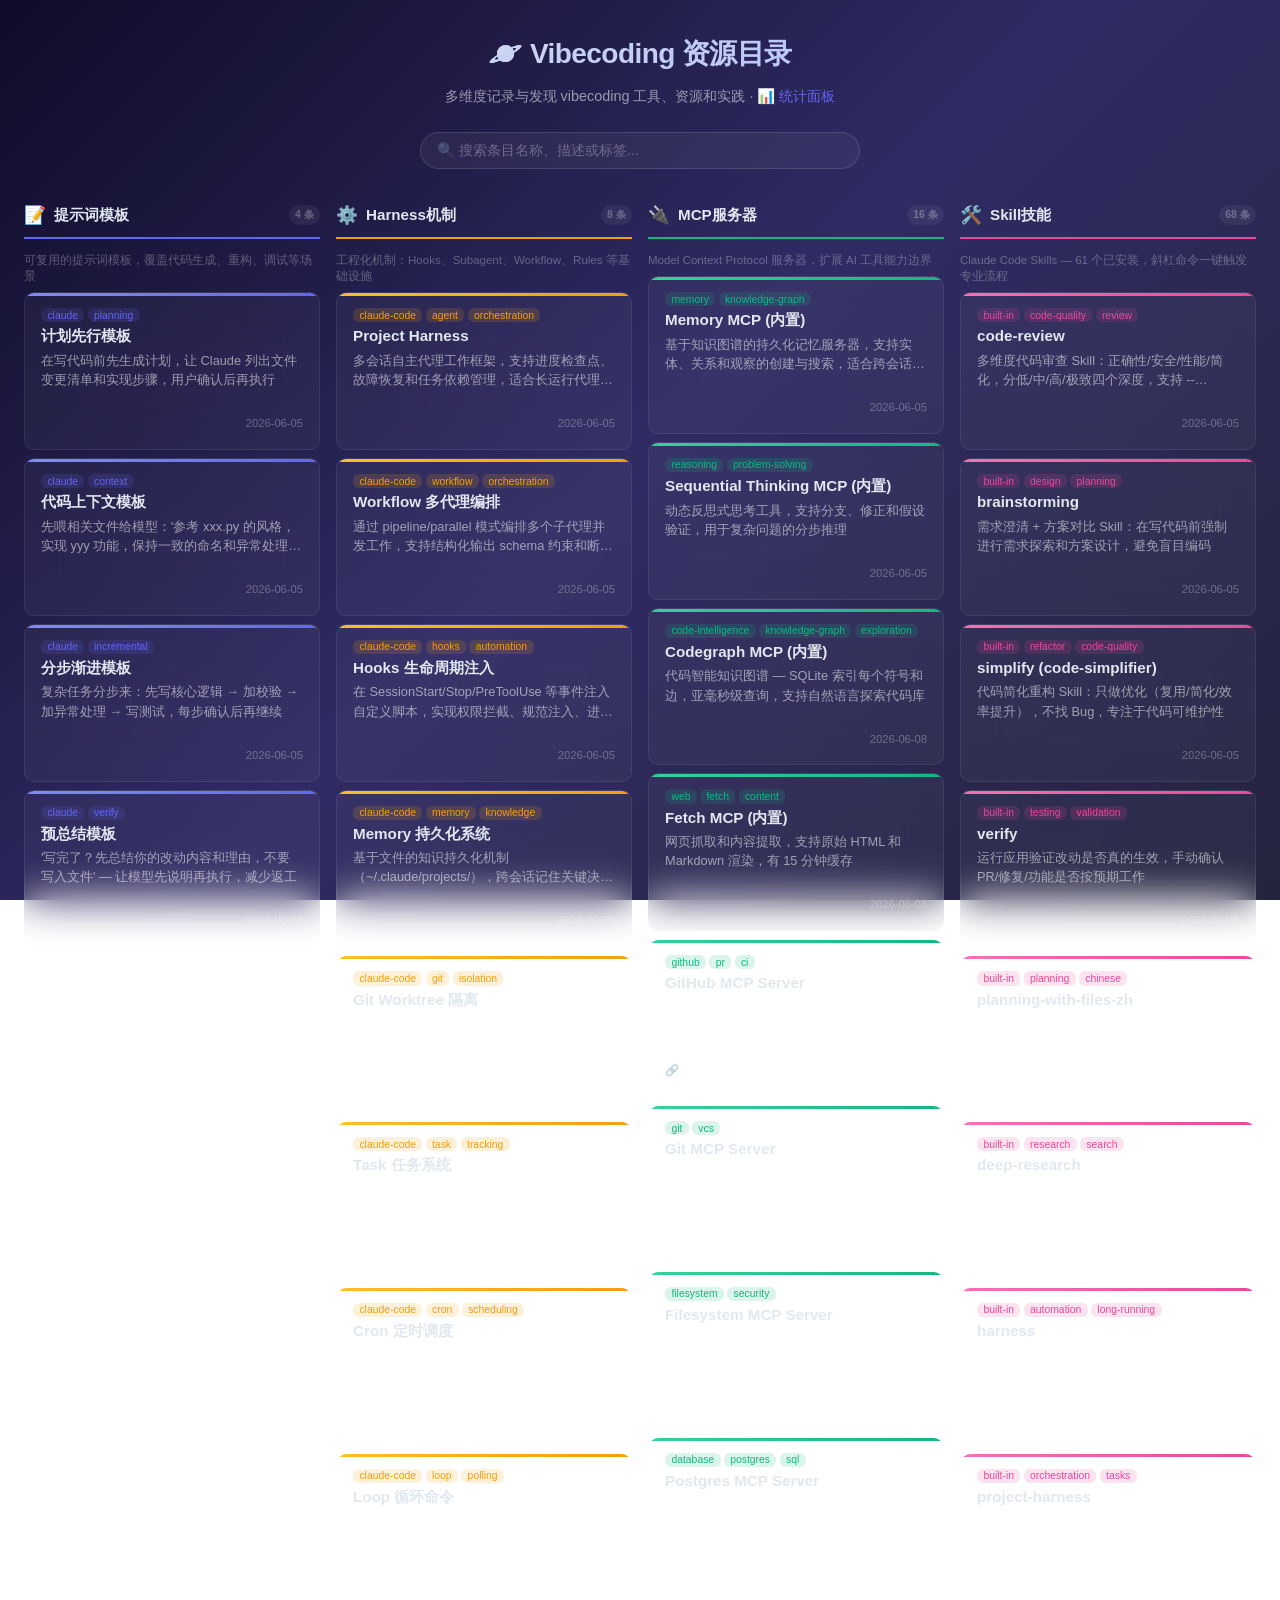
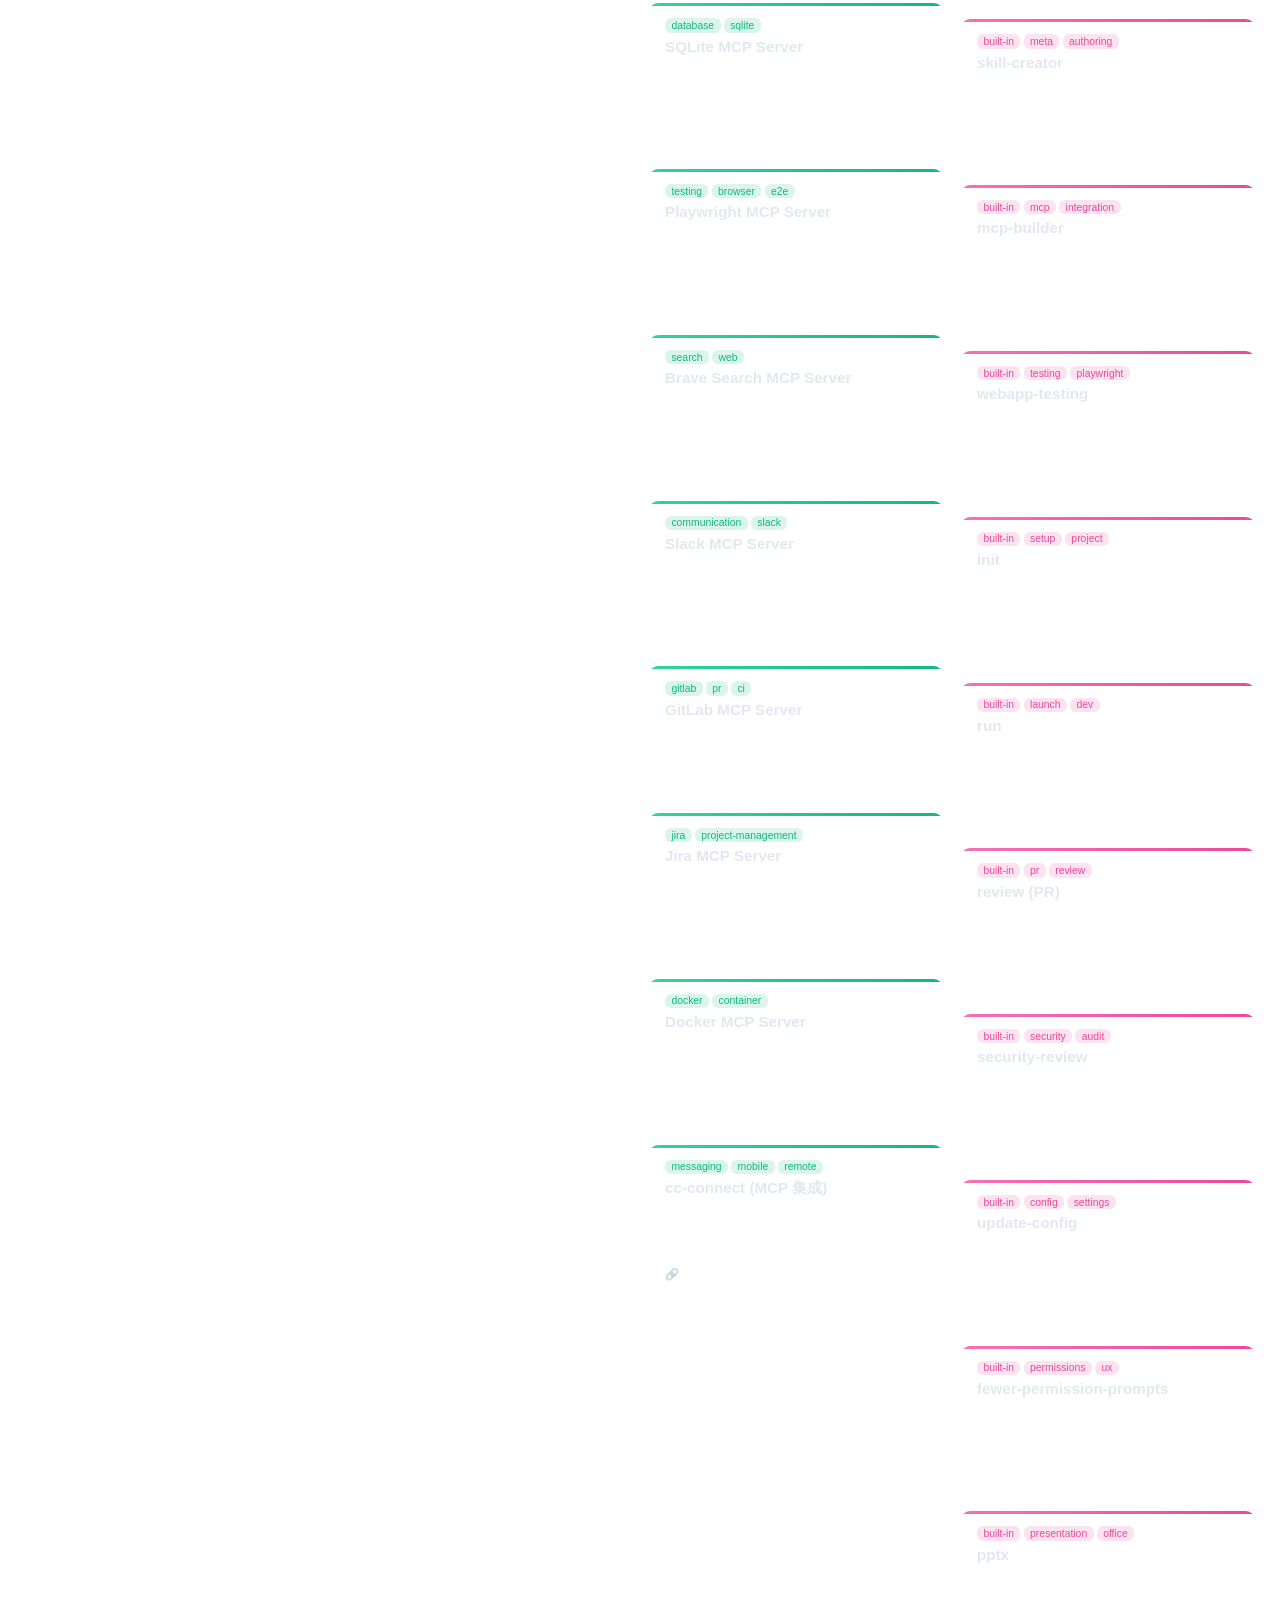
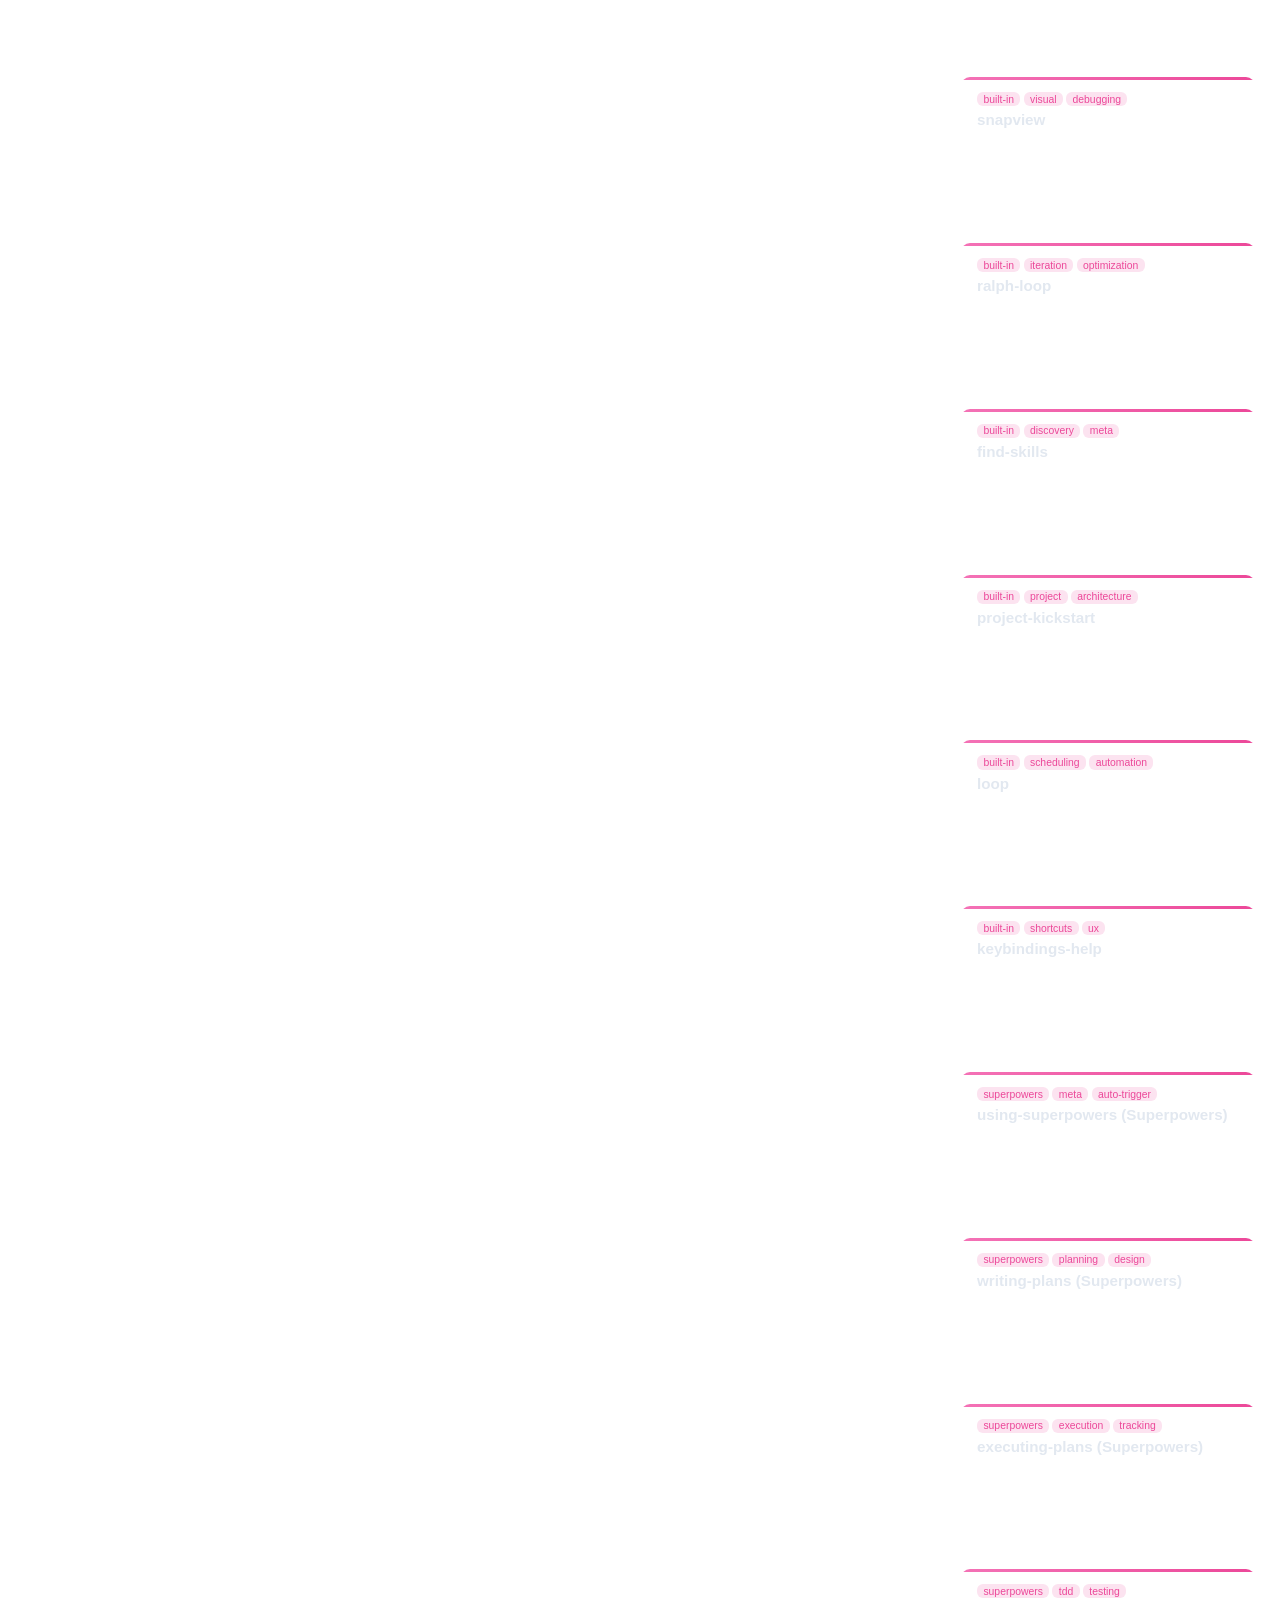
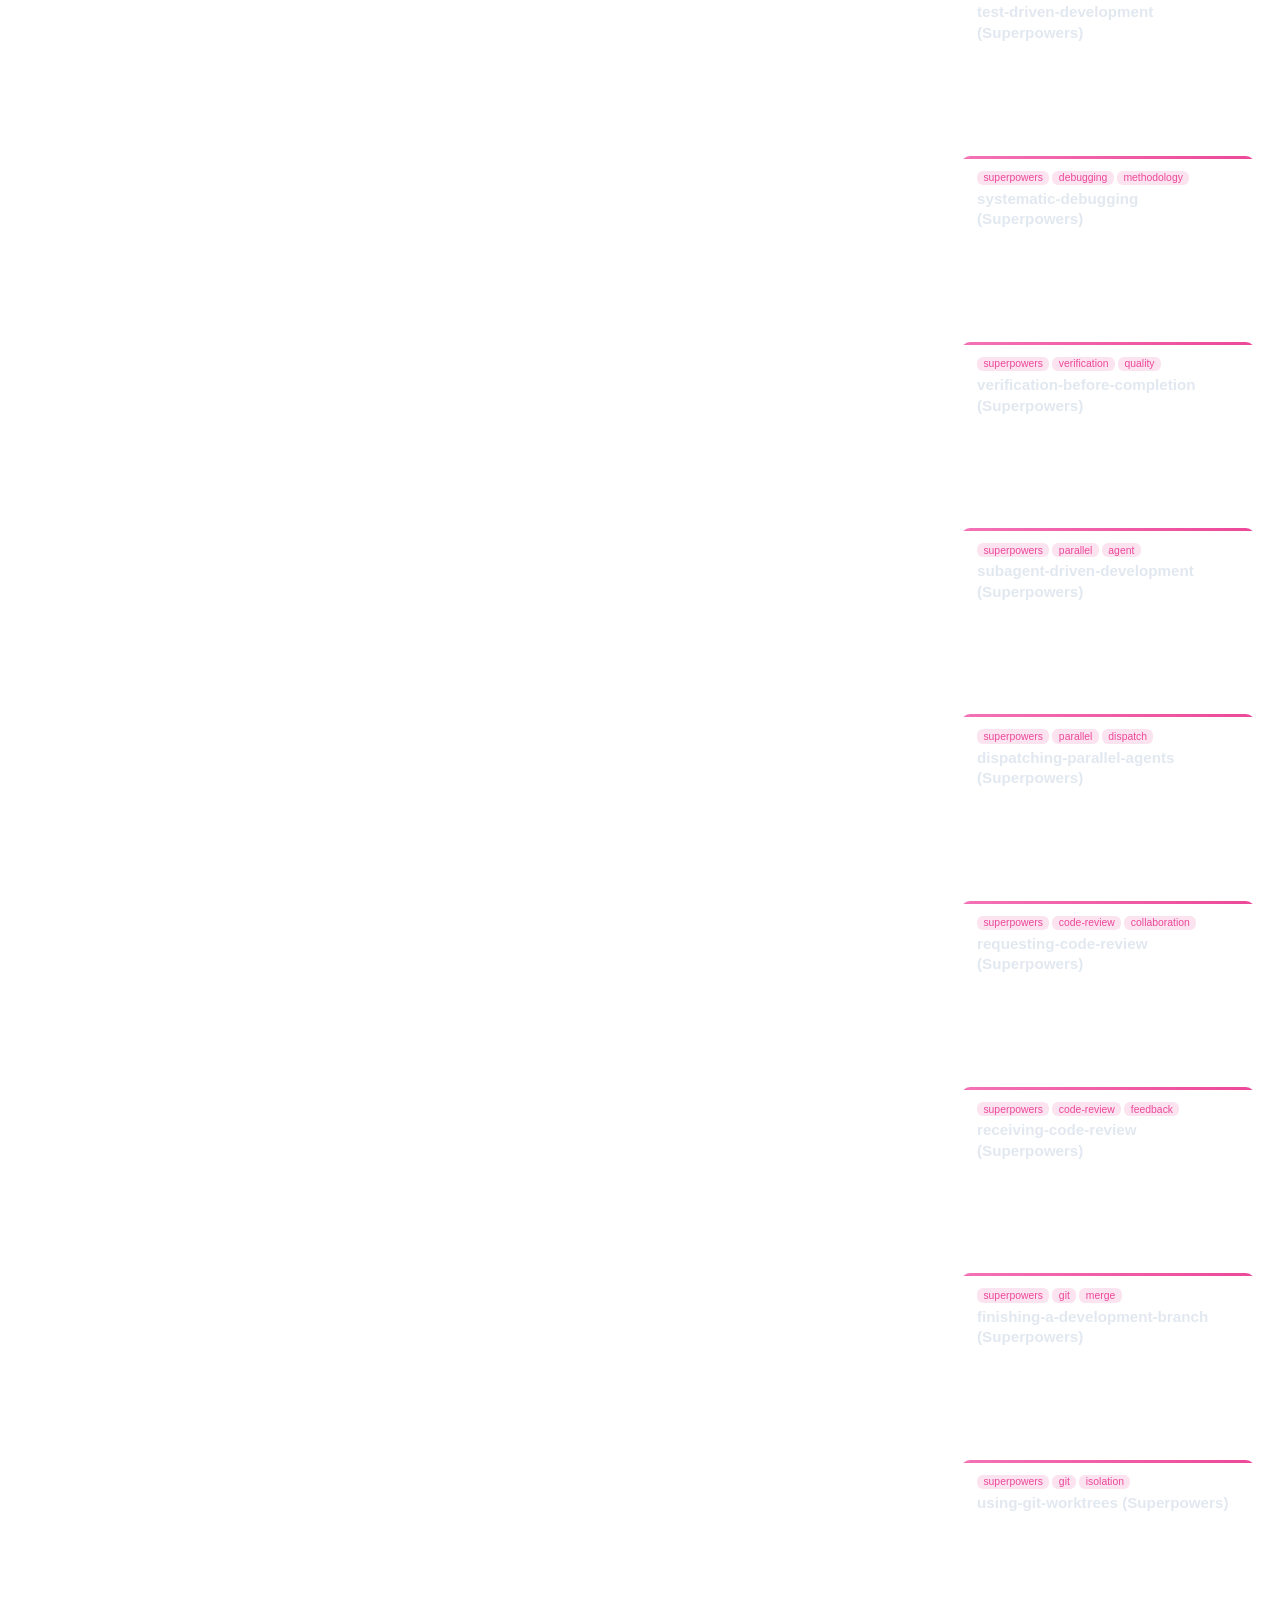
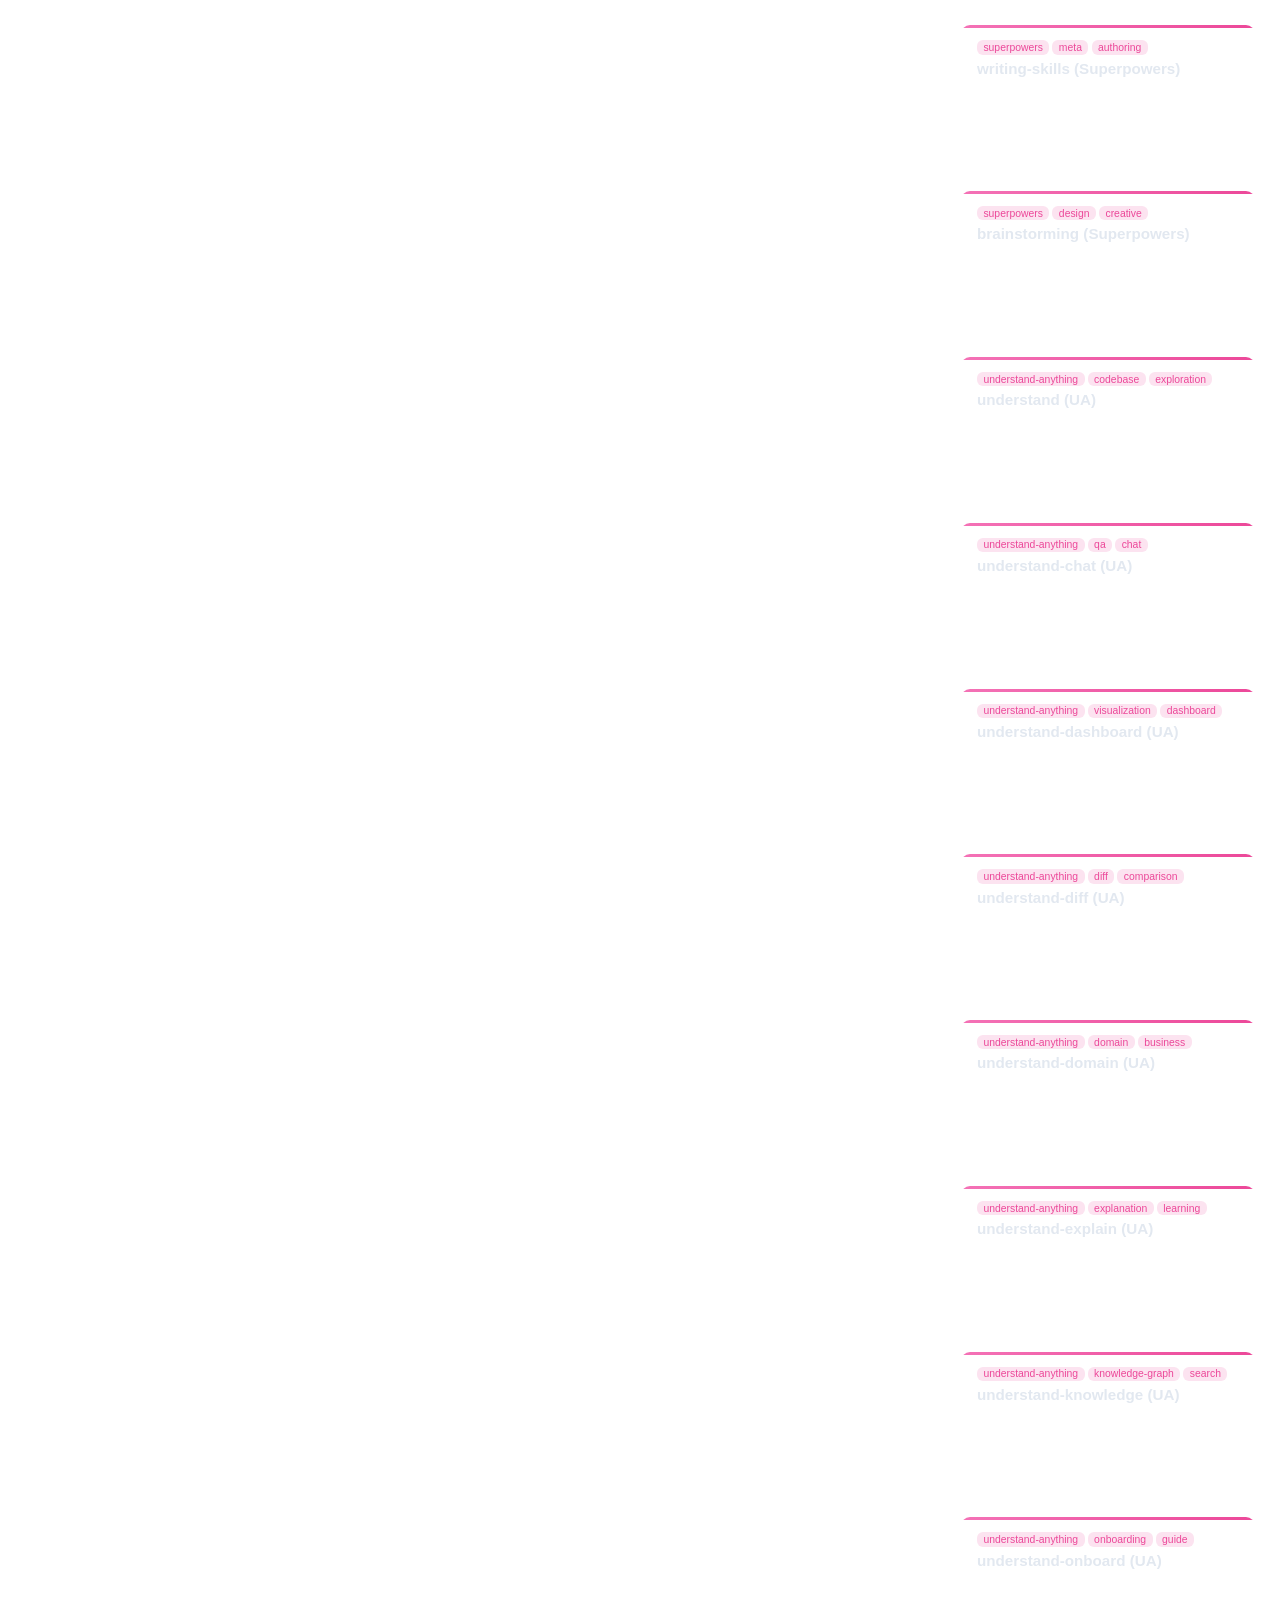
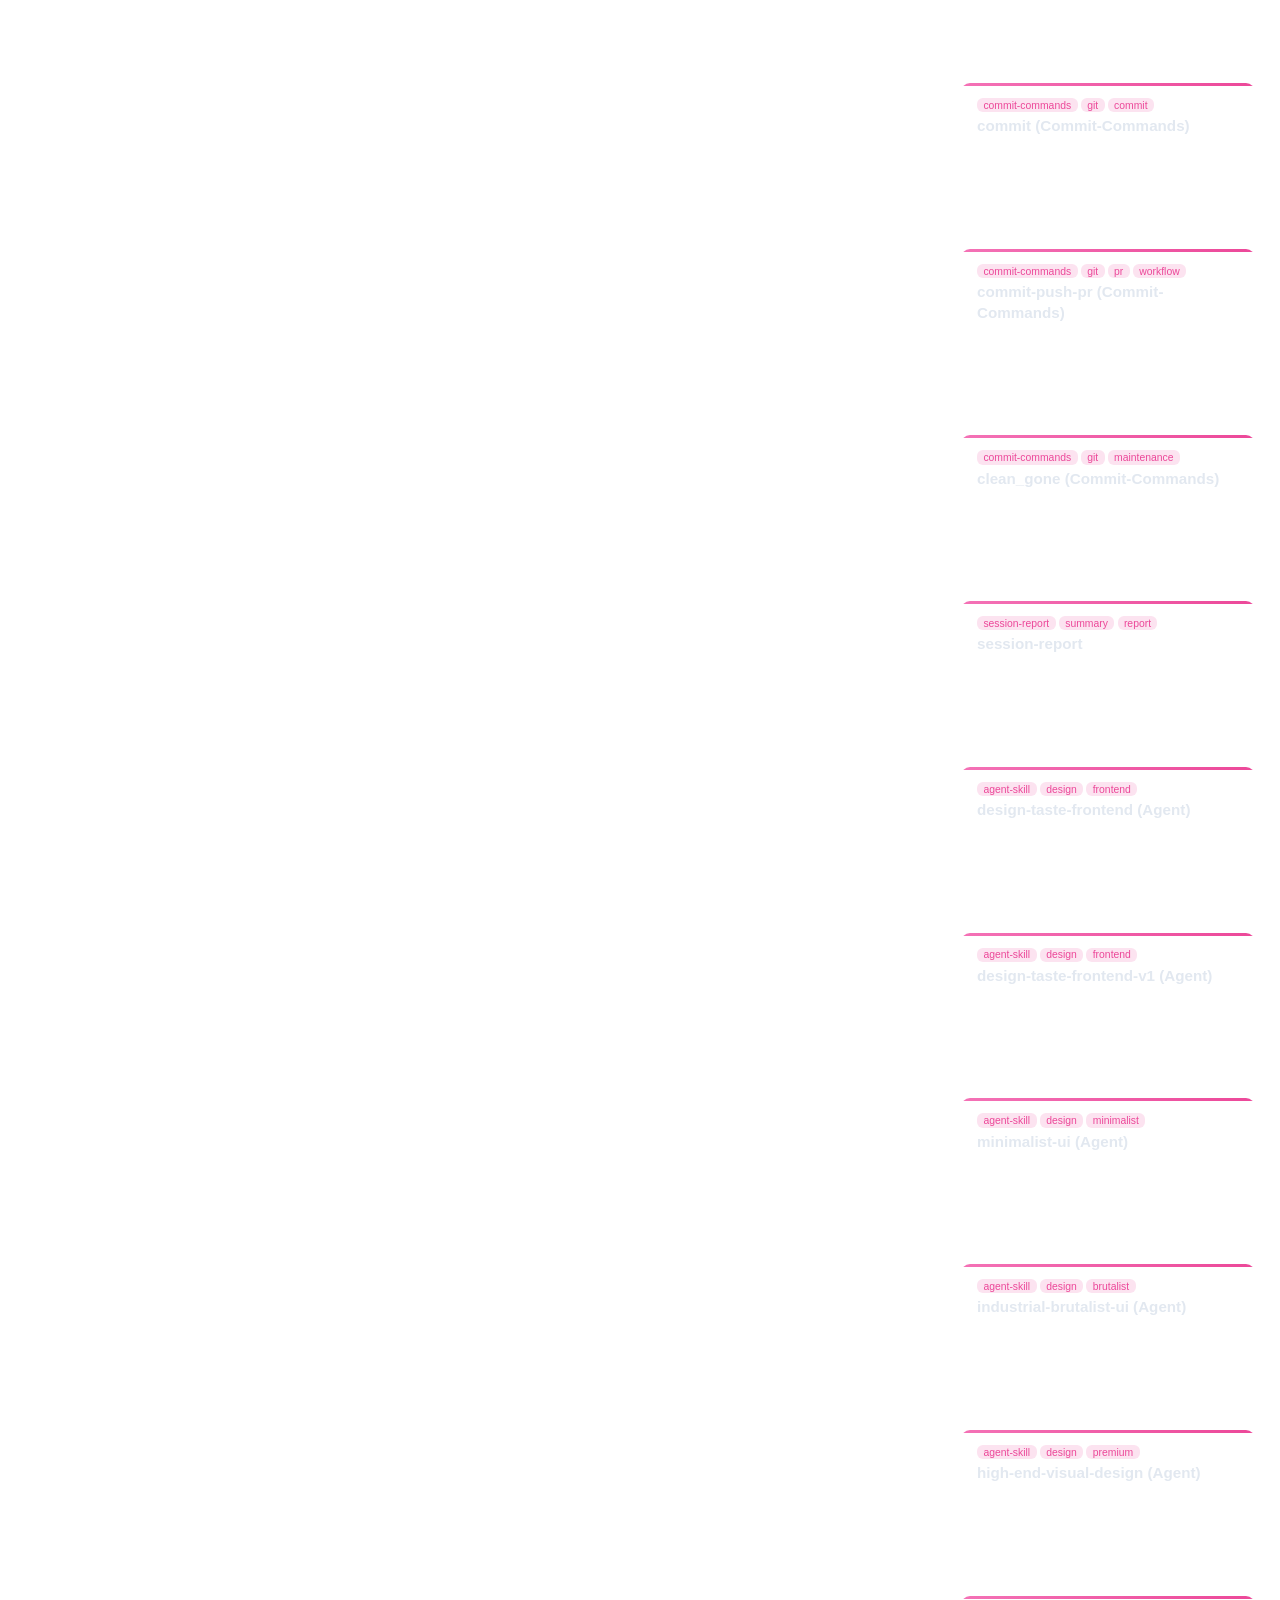
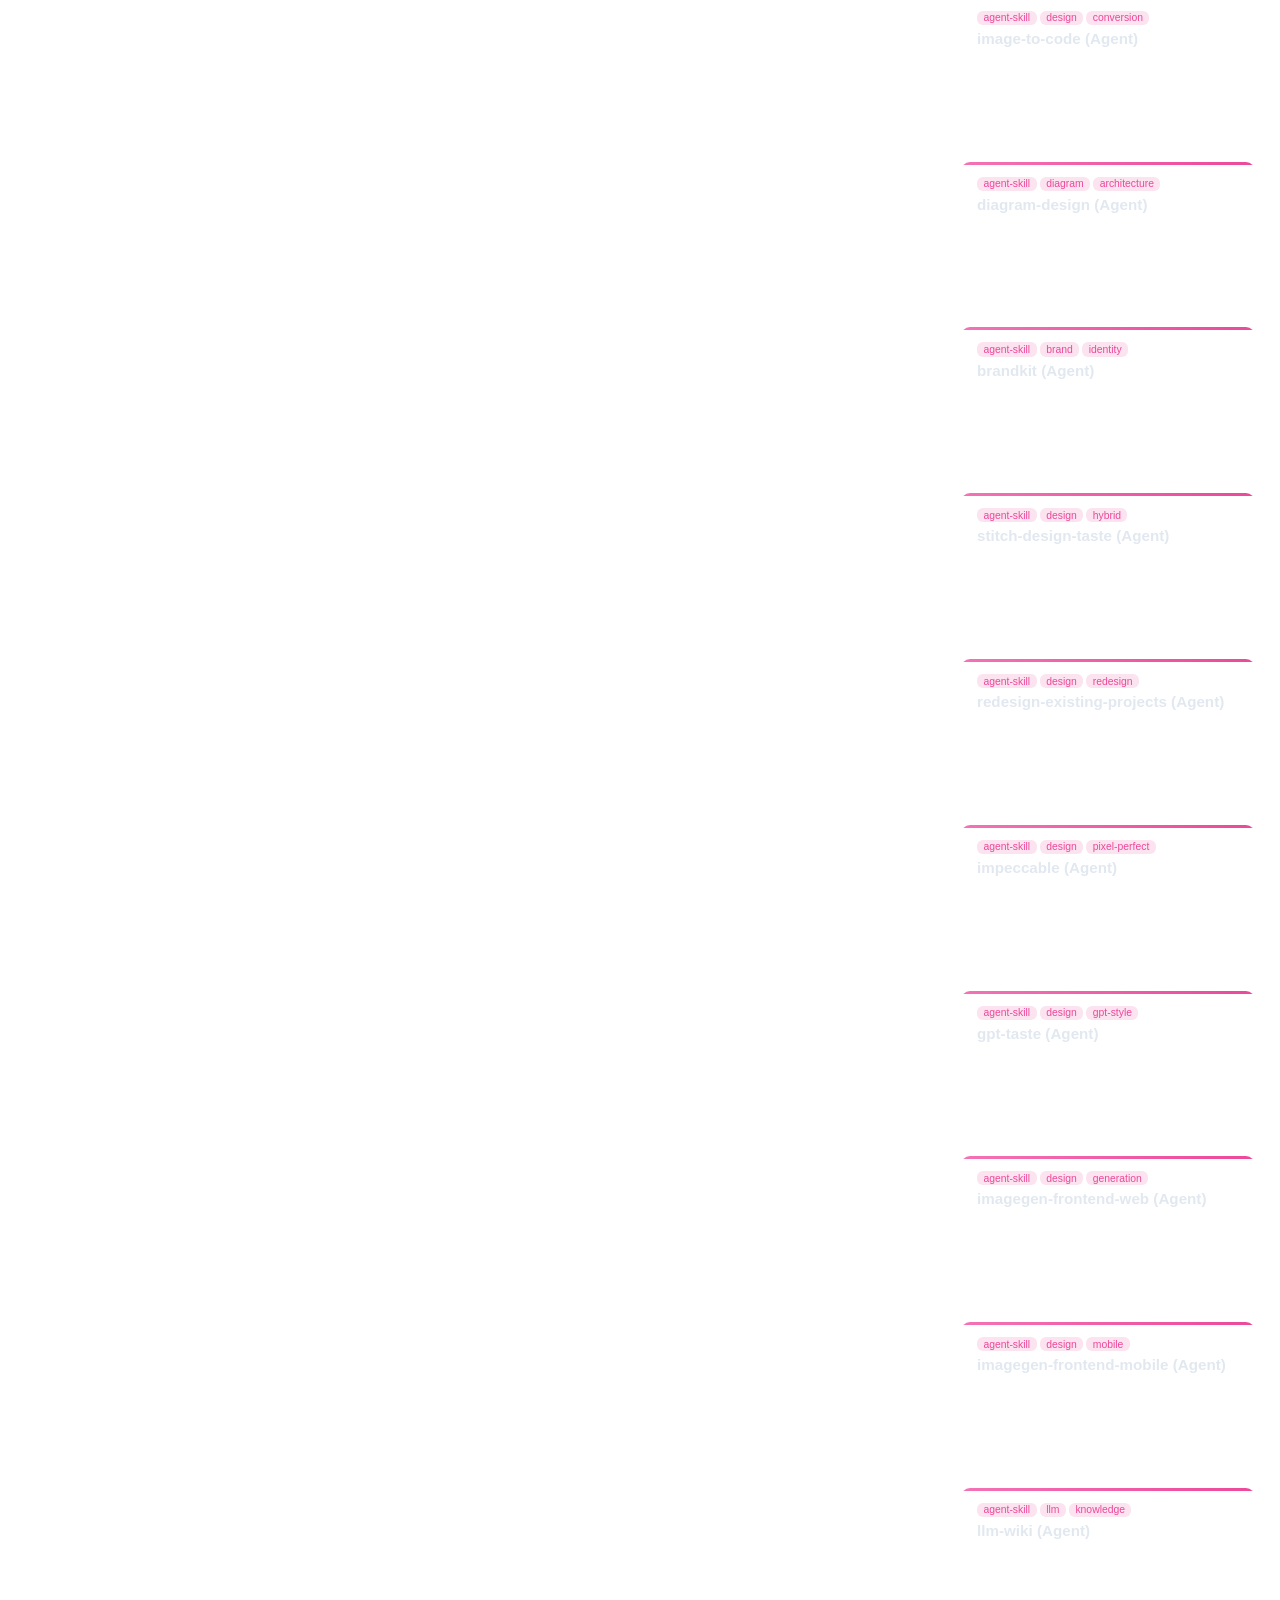
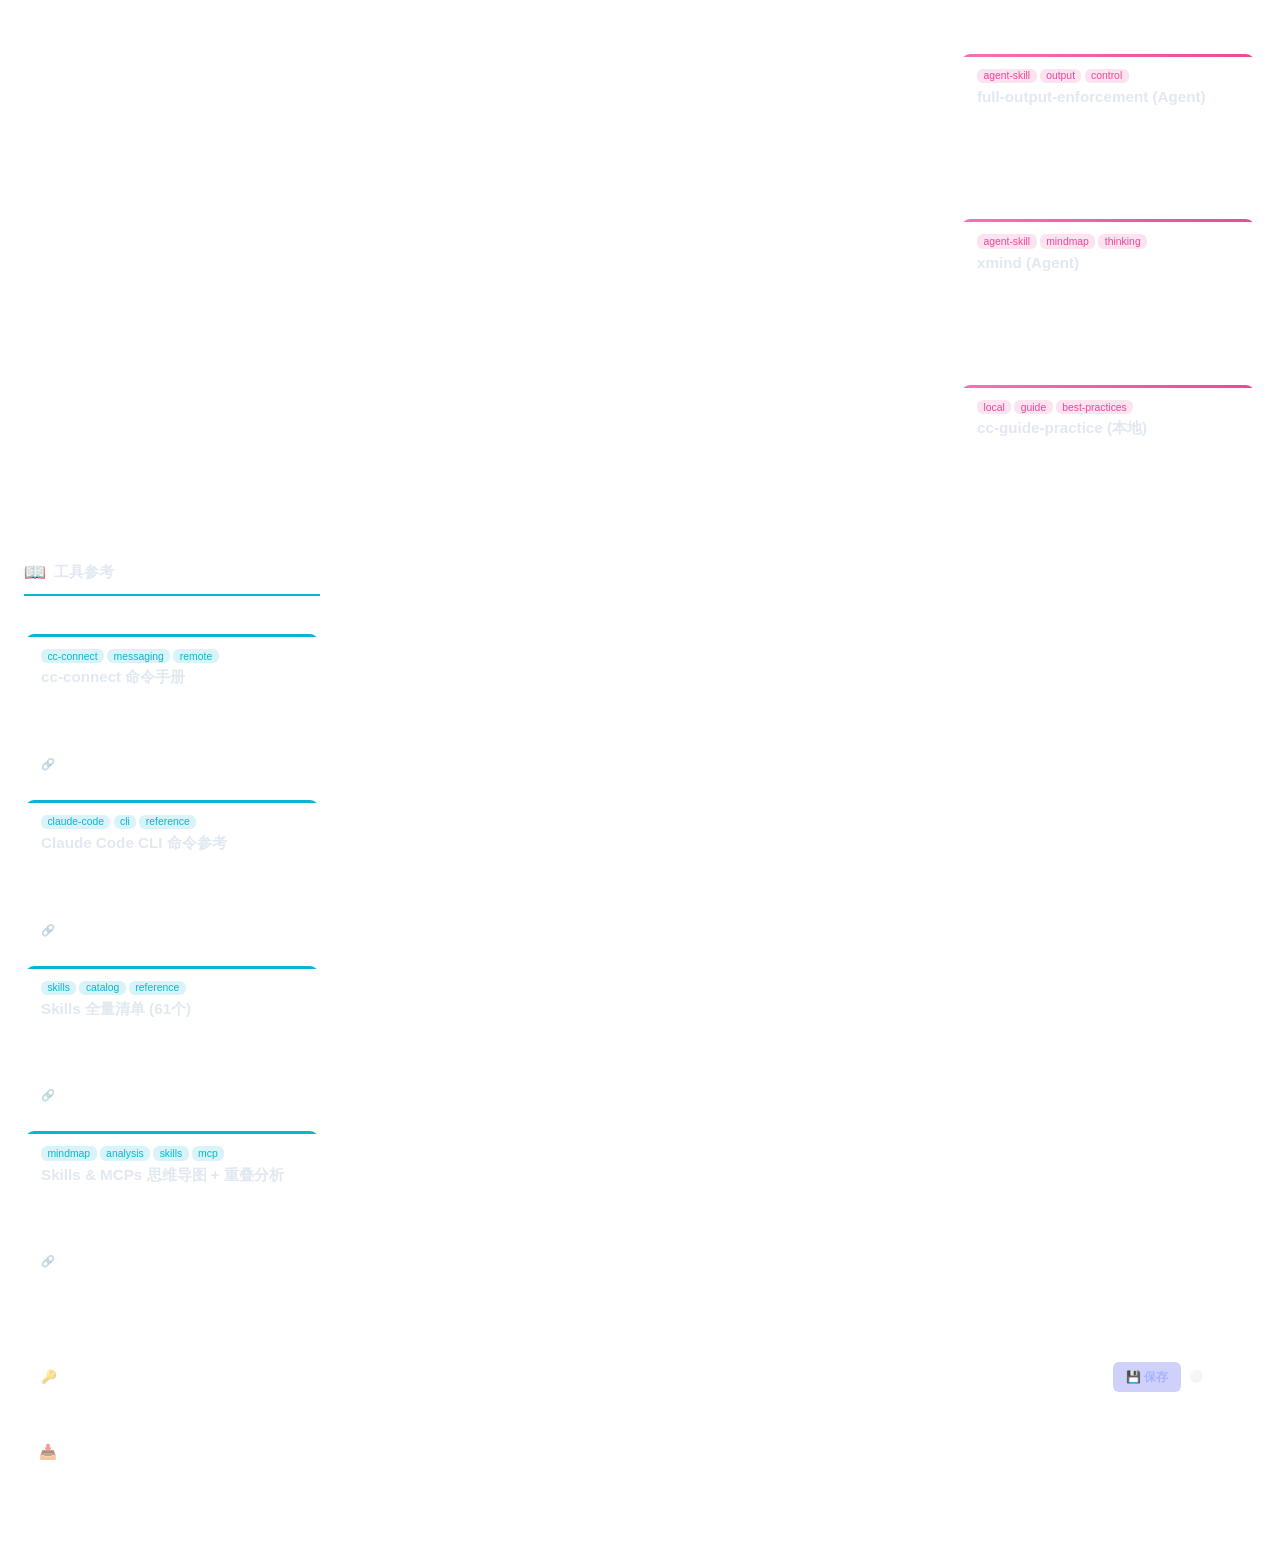
<file: index.html>
<!DOCTYPE html>
<html lang="zh-CN">
<head>
  <meta charset="UTF-8">
  <meta name="viewport" content="width=device-width, initial-scale=1.0">
  <title>Vibecoding 资源目录</title>
  <link rel="stylesheet" href="css/style.css">
</head>
<body>
  <div class="toast-container" id="toastContainer"></div>

  <header class="header">
    <h1 class="header__title">🪐 Vibecoding 资源目录</h1>
    <p class="header__subtitle">多维度记录与发现 vibecoding 工具、资源和实践 · <a href="stats.html" style="color:var(--accent,#6366f1);">📊 统计面板</a></p>
    <div class="header__search">
      <input
        type="text"
        id="searchInput"
        class="search-input"
        placeholder="🔍 搜索条目名称、描述或标签..."
        autocomplete="off"
      >
    </div>
  </header>

  <nav id="categoryNav" class="category-nav" aria-label="分类导航"></nav>

  <main id="mainContent" class="main-content">
    <div class="loading" id="loadingState">
      <p>加载中...</p>
    </div>
    <div class="error" id="errorState" hidden>
      <p>⚠️ 无法加载数据，请确认 <code>data/catalog.json</code> 文件存在且格式正确。</p>
    </div>
  </main>

  <footer class="footer">
    <!-- Token 配置 -->
    <div class="settings-row" id="settingsRow">
      <span class="settings-row__label">🔑 Token</span>
      <input type="password" id="githubToken" class="settings-row__input"
             placeholder="ghp_... 或 github_pat_...（仅存本地浏览器）">
      <button class="settings-row__btn settings-row__btn--save" id="saveTokenBtn">💾 保存</button>
      <button class="settings-row__btn settings-row__btn--clear" id="clearTokenBtn" hidden>清除</button>
      <span style="font-size:0.7rem;color:var(--text-muted);white-space:nowrap;" id="tokenStatus">⚪ 未配置</span>
    </div>

    <details class="add-entry" id="addEntrySection">
      <summary class="add-entry__summary">📥 添加 / 编辑条目</summary>
      <div class="add-entry__body">
        <p class="add-entry__hint">
          填写后点"保存"，直接通过 GitHub API 提交到
          <code>data/catalog.json</code>，几秒后自动部署。
        </p>
        <p class="entry-form__mode-row">
          <span class="entry-form__mode-indicator entry-form__mode-indicator--add" id="formMode">➕ 新增模式</span>
        </p>
        <form id="entryForm" class="entry-form" autocomplete="off">
          <div class="entry-form__row">
            <label class="entry-form__label">
              分类
              <select id="formCategory" class="entry-form__select" required>
                <option value="">-- 选择分类 --</option>
              </select>
            </label>
            <label class="entry-form__label">
              名称
              <input type="text" id="formName" class="entry-form__input" placeholder="条目名称" required>
            </label>
          </div>
          <div class="entry-form__row">
            <label class="entry-form__label entry-form__label--wide">
              描述
              <input type="text" id="formDesc" class="entry-form__input" placeholder="1-2 句话描述它的用途和为什么好用" required>
            </label>
          </div>
          <div class="entry-form__row">
            <label class="entry-form__label">
              URL（可选）
              <input type="url" id="formUrl" class="entry-form__input" placeholder="https://...">
            </label>
            <label class="entry-form__label">
              标签（可选，逗号分隔）
              <input type="text" id="formTags" class="entry-form__input" placeholder="claude, code-generation">
            </label>
          </div>
          <div style="display:flex;gap:0.5rem;align-items:center;">
            <button type="submit" class="entry-form__btn" id="submitBtn">💾 保存到 GitHub</button>
            <button type="button" class="entry-form__cancel-btn" id="cancelEditBtn" hidden>取消编辑</button>
            <span style="font-size:0.75rem;color:var(--text-muted);" id="saveHint"></span>
          </div>
        </form>
        <p class="add-entry__steps">
          💡 需要先在顶部配置 GitHub Token 才能直接保存。
        </p>
      </div>
    </details>
    <p class="footer__meta">
      最后更新：<span id="lastUpdated">--</span>
    </p>
  </footer>

  <script src="js/app.js"></script>
</body>
</html>
</file>
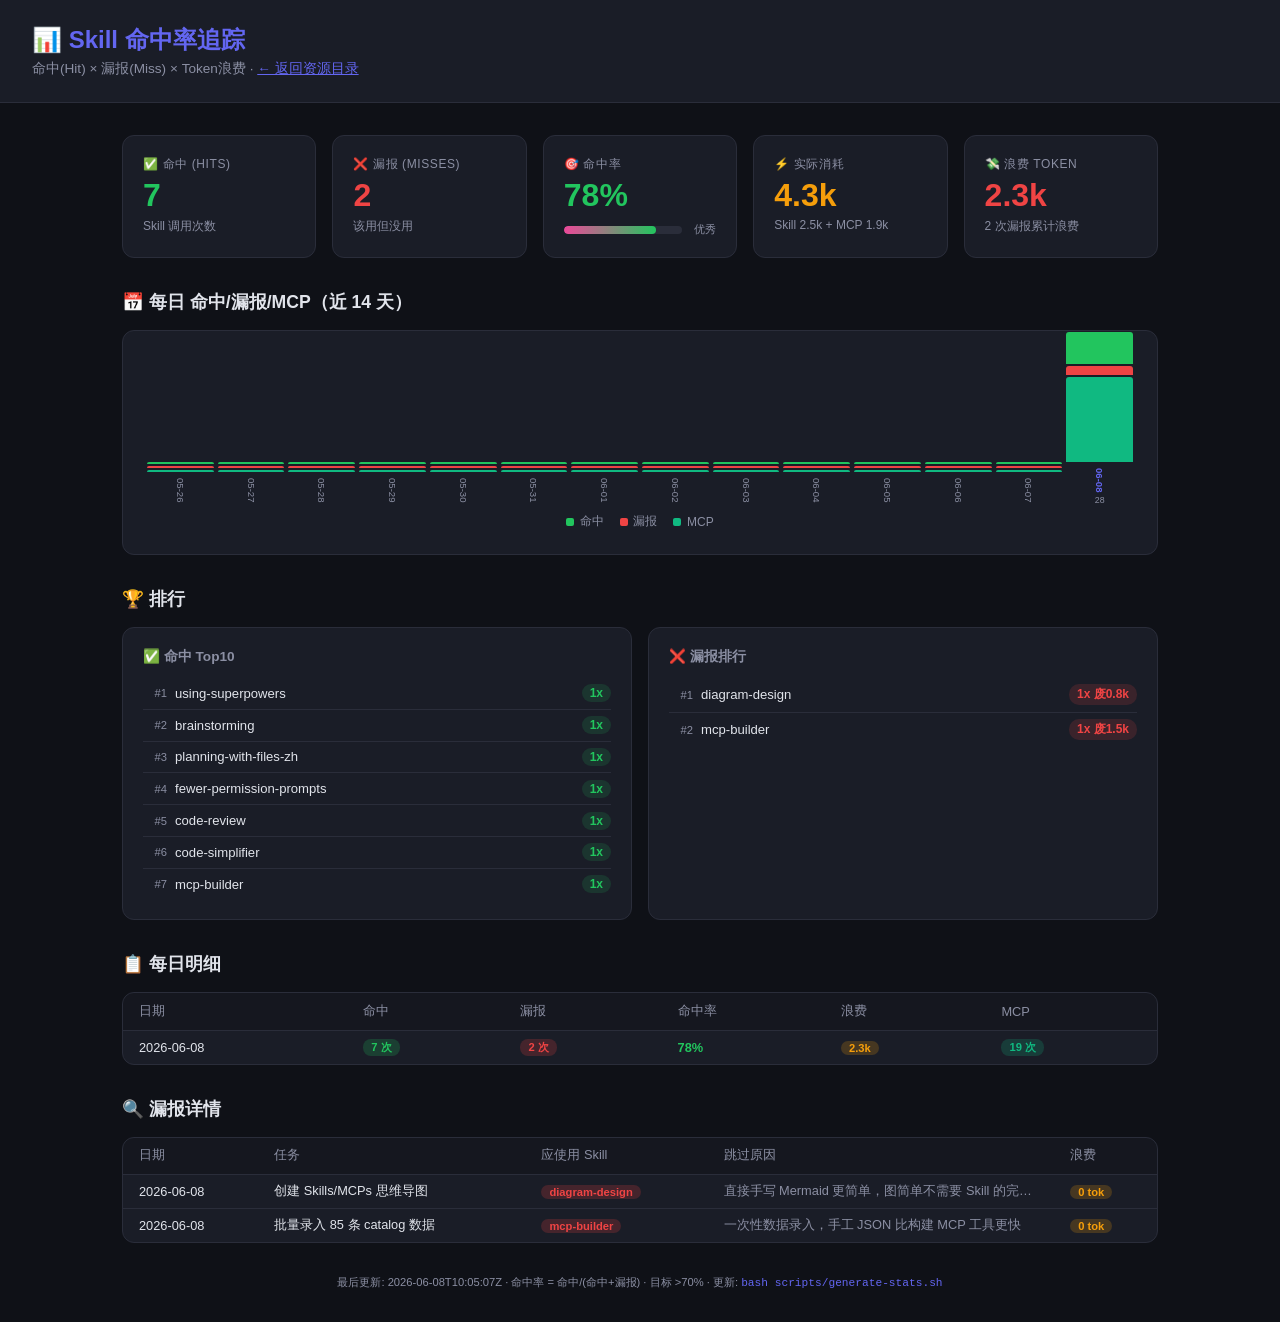
<file: stats.html>
<!DOCTYPE html>
<html lang="zh-CN">
<head>
  <meta charset="UTF-8">
  <meta name="viewport" content="width=device-width, initial-scale=1.0">
  <title>Skill/MCP 命中统计 — AI-architecture</title>
  <style>
    :root {
      --bg: #0f1117; --card: #1a1d27; --border: #2a2d3a;
      --text: #e1e4eb; --muted: #8b8fa3; --accent: #6366f1;
      --skill: #ec4899; --mcp: #10b981; --token: #f59e0b;
      --miss: #ef4444; --hit: #22c55e;
    }
    * { margin:0; padding:0; box-sizing:border-box; }
    body { font-family: -apple-system, BlinkMacSystemFont, 'Segoe UI', sans-serif;
           background: var(--bg); color: var(--text); min-height: 100vh; }
    .header { background: var(--card); border-bottom: 1px solid var(--border);
              padding: 1.5rem 2rem; }
    .header h1 { font-size: 1.5rem; color: var(--accent); }
    .header p { color: var(--muted); margin-top: 0.25rem; font-size: 0.85rem; }
    .container { max-width: 1100px; margin: 0 auto; padding: 2rem; }

    /* Summary Cards */
    .summary { display: grid; grid-template-columns: repeat(5, 1fr); gap: 1rem; margin-bottom: 2rem; }
    .card { background: var(--card); border: 1px solid var(--border); border-radius: 12px; padding: 1.25rem; }
    .card__label { font-size: 0.75rem; color: var(--muted); text-transform: uppercase; letter-spacing: 0.05em; }
    .card__value { font-size: 2rem; font-weight: 700; margin-top: 0.25rem; }
    .card__sub { font-size: 0.75rem; color: var(--muted); margin-top: 0.25rem; }
    .card--hit .card__value { color: var(--hit); }
    .card--miss .card__value { color: var(--miss); }
    .card--rate .card__value { color: var(--accent); }
    .card--token .card__value { color: var(--token); }
    .card--waste .card__value { color: var(--miss); }

    /* Hit rate gauge */
    .gauge-wrap { display:flex; align-items:center; gap:0.75rem; margin-top:0.5rem; }
    .gauge { flex:1; height:8px; background:var(--border); border-radius:4px; overflow:hidden; }
    .gauge__fill { height:100%; border-radius:4px; transition:width 0.5s; }
    .gauge__fill--good { background:linear-gradient(90deg, var(--skill), var(--hit)); }
    .gauge__fill--bad { background:linear-gradient(90deg, var(--miss), var(--token)); }
    .gauge__label { font-size:0.7rem; color:var(--muted); white-space:nowrap; }

    /* Section */
    .section { margin-bottom: 2rem; }
    .section h2 { font-size: 1.1rem; margin-bottom: 1rem; }

    /* Bar Chart */
    .chart { background: var(--card); border: 1px solid var(--border); border-radius: 12px; padding: 1.5rem; }
    .bar-group { display: flex; align-items: flex-end; gap: 0.25rem; height: 150px; margin-bottom: 0.5rem; }
    .bar-col { flex:1; display:flex; flex-direction:column; align-items:center; gap:2px; }
    .bar-stack { width:100%; display:flex; flex-direction:column; justify-content:flex-end; gap:2px; }
    .bar { width:100%; border-radius: 3px 3px 0 0; min-height: 2px; transition: height 0.3s; }
    .bar--hit { background: var(--hit); }
    .bar--miss { background: var(--miss); }
    .bar--mcp { background: var(--mcp); }
    .bar-label { font-size:0.6rem; color:var(--muted); writing-mode:vertical-lr; margin-top:4px; }
    .bar-legend { display:flex; gap:1rem; justify-content:center; margin-top:0.5rem; font-size:0.75rem; }
    .bar-legend span { display:flex; align-items:center; gap:0.35rem; color:var(--muted); }
    .dot { width:8px; height:8px; border-radius:2px; display:inline-block; }
    .dot--hit { background:var(--hit); } .dot--miss { background:var(--miss); } .dot--mcp { background:var(--mcp); }

    /* Rank List */
    .rank-list { display:grid; grid-template-columns:1fr 1fr; gap:1rem; }
    .rank { background:var(--card); border:1px solid var(--border); border-radius:12px; padding:1.25rem; }
    .rank h3 { font-size:0.85rem; color:var(--muted); margin-bottom:0.75rem; }
    .rank-item { display:flex; align-items:center; gap:0.5rem; padding:0.4rem 0; border-bottom:1px solid var(--border); }
    .rank-item:last-child { border-bottom:none; }
    .rank-num { font-size:0.7rem; color:var(--muted); width:1.5rem; text-align:right; }
    .rank-name { flex:1; font-size:0.82rem; overflow:hidden; text-overflow:ellipsis; white-space:nowrap; }
    .rank-count { font-size:0.75rem; font-weight:600; padding:2px 8px; border-radius:10px; }
    .r-hit { background:rgba(34,197,94,0.15); color:var(--hit); }
    .r-miss { background:rgba(239,68,68,0.15); color:var(--miss); }
    .r-mcp { background:rgba(16,185,129,0.15); color:var(--mcp); }

    /* Miss Details */
    .miss-list { background:var(--card); border:1px solid var(--border); border-radius:12px; overflow:hidden; }
    .miss-list table { width:100%; border-collapse:collapse; font-size:0.8rem; }
    .miss-list th { text-align:left; padding:0.6rem 1rem; color:var(--muted); font-weight:500;
                    background:rgba(0,0,0,0.2); border-bottom:1px solid var(--border); }
    .miss-list td { padding:0.5rem 1rem; border-bottom:1px solid var(--border); }
    .miss-list tr:last-child td { border-bottom:none; }
    .badge { display:inline-block; padding:1px 8px; border-radius:8px; font-size:0.7rem; font-weight:600; }
    .badge--hit { background:rgba(34,197,94,0.2); color:var(--hit); }
    .badge--miss { background:rgba(239,68,68,0.2); color:var(--miss); }
    .badge--mcp { background:rgba(16,185,129,0.2); color:var(--mcp); }
    .badge--waste { background:rgba(245,158,11,0.2); color:var(--token); }

    .no-data { color:var(--muted); text-align:center; padding:3rem; }
    .updated { font-size:0.7rem; color:var(--muted); text-align:center; margin-top:2rem; }

    @media (max-width:768px) {
      .summary { grid-template-columns: repeat(3, 1fr); }
      .rank-list { grid-template-columns: 1fr; }
      .bar-group { height: 100px; }
    }
  </style>
</head>
<body>
  <div class="header">
    <h1>📊 Skill 命中率追踪</h1>
    <p>命中(Hit) × 漏报(Miss) × Token浪费 · <a href="index.html" style="color:var(--accent);">← 返回资源目录</a></p>
  </div>
  <div class="container" id="app">
    <div class="no-data">加载中...</div>
  </div>

  <script>
    (async function() {
      const app = document.getElementById('app');
      let stats;
      try {
        const resp = await fetch('data/stats.json');
        stats = await resp.json();
      } catch(e) {
        app.innerHTML = `<div class="no-data">⚠️ 暂无统计数据。运行: <code style="color:var(--accent);">bash scripts/generate-stats.sh</code></div>`;
        return;
      }

      if (!stats.days || stats.days.length === 0) {
        app.innerHTML = '<div class="no-data">📭 暂无记录</div>';
        return;
      }

      const s = stats.summary;
      const maxVal = Math.max(1, ...stats.days.map(d => d.hits + d.misses + d.mcp_count));
      const barMaxH = 130;

      // Hit rate color
      const rateColor = s.hit_rate >= 70 ? 'var(--hit)' : s.hit_rate >= 40 ? 'var(--token)' : 'var(--miss)';
      const gaugeClass = s.hit_rate >= 50 ? 'good' : 'bad';

      app.innerHTML = `
        <!-- 5 卡片 -->
        <div class="summary">
          <div class="card card--hit">
            <div class="card__label">✅ 命中 (Hits)</div>
            <div class="card__value">${s.total_skills}</div>
            <div class="card__sub">Skill 调用次数</div>
          </div>
          <div class="card card--miss">
            <div class="card__label">❌ 漏报 (Misses)</div>
            <div class="card__value">${s.total_misses}</div>
            <div class="card__sub">该用但没用</div>
          </div>
          <div class="card card--rate">
            <div class="card__label">🎯 命中率</div>
            <div class="card__value" style="color:${rateColor}">${s.hit_rate}%</div>
            <div class="gauge-wrap">
              <div class="gauge"><div class="gauge__fill gauge__fill--${gaugeClass}" style="width:${s.hit_rate}%"></div></div>
              <span class="gauge__label">${s.hit_rate >= 70 ? '优秀' : s.hit_rate >= 40 ? '一般' : '需改进'}</span>
            </div>
          </div>
          <div class="card card--token">
            <div class="card__label">⚡ 实际消耗</div>
            <div class="card__value">${(s.total_estimated_tokens/1000).toFixed(1)}k</div>
            <div class="card__sub">Skill ${(s.skill_tokens/1000).toFixed(1)}k + MCP ${(s.mcp_tokens/1000).toFixed(1)}k</div>
          </div>
          <div class="card card--waste">
            <div class="card__label">💸 浪费 Token</div>
            <div class="card__value">${(s.wasted_tokens/1000).toFixed(1)}k</div>
            <div class="card__sub">${s.total_misses} 次漏报累计浪费</div>
          </div>
        </div>

        <!-- 每日柱状图 -->
        <div class="section">
          <h2>📅 每日 命中/漏报/MCP（近 ${stats.days.length} 天）</h2>
          <div class="chart">
            <div class="bar-group">
              ${stats.days.map(d => {
                const total = d.hits + d.misses + d.mcp_count;
                const hh = d.hits > 0 ? Math.max(3, (d.hits / maxVal) * barMaxH) : 0;
                const mh = d.misses > 0 ? Math.max(3, (d.misses / maxVal) * barMaxH) : 0;
                const ch = d.mcp_count > 0 ? Math.max(3, (d.mcp_count / maxVal) * barMaxH) : 0;
                const dateLabel = d.date.slice(5);
                const isToday = d.date === stats.days[stats.days.length-1].date;
                const labelColor = isToday ? 'var(--accent)' : 'var(--muted)';
                return `<div class="bar-col">
                  <div class="bar-stack" style="height:${barMaxH}px">
                    <div class="bar bar--hit" style="height:${hh}px" title="命中: ${d.hits}"></div>
                    <div class="bar bar--miss" style="height:${mh}px" title="漏报: ${d.misses}"></div>
                    <div class="bar bar--mcp" style="height:${ch}px" title="MCP: ${d.mcp_count}"></div>
                  </div>
                  <div class="bar-label" style="font-weight:${isToday?'700':'400'};color:${labelColor}">${dateLabel}</div>
                  <div style="font-size:0.55rem;color:var(--muted);">${total||''}</div>
                </div>`;
              }).join('')}
            </div>
            <div class="bar-legend">
              <span><span class="dot dot--hit"></span> 命中</span>
              <span><span class="dot dot--miss"></span> 漏报</span>
              <span><span class="dot dot--mcp"></span> MCP</span>
            </div>
          </div>
        </div>

        <!-- 排行 -->
        <div class="section">
          <h2>🏆 排行</h2>
          <div class="rank-list">
            <div class="rank">
              <h3>✅ 命中 Top10</h3>
              ${Object.entries(stats.skills).slice(0,10).map(([n,c],i) => `
                <div class="rank-item">
                  <span class="rank-num">#${i+1}</span><span class="rank-name" title="${n}">${n}</span>
                  <span class="rank-count r-hit">${c}x</span>
                </div>`).join('') || '<div class="no-data" style="padding:1rem;">—</div>'}
            </div>
            <div class="rank">
              <h3>❌ 漏报排行</h3>
              ${Object.entries(stats.misses).slice(0,10).map(([n,v],i) => `
                <div class="rank-item">
                  <span class="rank-num">#${i+1}</span><span class="rank-name" title="${n}: ${v.reasons.join('; ')}">${n}</span>
                  <span class="rank-count r-miss">${v.count}x 废${(v.total_waste/1000).toFixed(1)}k</span>
                </div>`).join('') || '<div class="no-data" style="padding:1rem;">🎉 暂无漏报</div>'}
            </div>
          </div>
        </div>

        <!-- 每日明细 -->
        <div class="section">
          <h2>📋 每日明细</h2>
          <div class="miss-list">
            <table>
              <thead><tr>
                <th>日期</th><th>命中</th><th>漏报</th><th>命中率</th><th>浪费</th><th>MCP</th>
              </tr></thead>
              <tbody>
                ${stats.days.filter(d=>d.hits>0||d.misses>0).reverse().map(d => {
                  const rateColor = d.hit_rate >= 70 ? 'var(--hit)' : d.hit_rate >= 40 ? 'var(--token)' : 'var(--miss)';
                  return `<tr>
                    <td style="white-space:nowrap;">${d.date}</td>
                    <td><span class="badge badge--hit">${d.hits} 次</span></td>
                    <td><span class="badge badge--miss">${d.misses} 次</span></td>
                    <td style="color:${rateColor};font-weight:600;">${d.hit_rate}%</td>
                    <td><span class="badge badge--waste">${(d.waste_tokens/1000).toFixed(1)}k</span></td>
                    <td><span class="badge badge--mcp">${d.mcp_count} 次</span></td>
                  </tr>`;
                }).join('')}
              </tbody>
            </table>
          </div>
        </div>

        ${s.total_misses > 0 ? `
        <div class="section">
          <h2>🔍 漏报详情</h2>
          <div class="miss-list" style="max-height:400px;overflow-y:auto;">
            <table>
              <thead><tr><th>日期</th><th>任务</th><th>应使用 Skill</th><th>跳过原因</th><th>浪费</th></tr></thead>
              <tbody>
                ${stats.days.filter(d=>d.misses>0).reverse().flatMap(d =>
                  d.miss_details.map(m => `<tr>
                    <td style="white-space:nowrap;">${d.date}</td>
                    <td>${m.task}</td>
                    <td><span class="badge badge--miss">${m.skill}</span></td>
                    <td style="color:var(--muted);max-width:250px;overflow:hidden;text-overflow:ellipsis;white-space:nowrap;" title="${m.reason}">${m.reason}</td>
                    <td><span class="badge badge--waste">${(m.waste||0) >= 1000 ? (m.waste/1000).toFixed(1)+'k' : m.waste||0} tok</span></td>
                  </tr>`)
                ).join('')}
              </tbody>
            </table>
          </div>
        </div>` : ''}

        <div class="updated">
          最后更新: ${stats.updated || '未知'} ·
          命中率 = 命中/(命中+漏报) · 目标 >70% ·
          更新: <code style="color:var(--accent);">bash scripts/generate-stats.sh</code>
        </div>
      `;
    })();
  </script>
</body>
</html>
</file>
<file: css/style.css>
/* ============================================================
   V3: 毛玻璃暗色主题 (Glassmorphism Dark)
   ============================================================ */

:root {
  /* 类别渐变 */
  --grad-prompt:  linear-gradient(135deg, #818cf8, #6366f1);
  --grad-harness: linear-gradient(135deg, #fbbf24, #f59e0b);
  --grad-mcp:     linear-gradient(135deg, #34d399, #10b981);
  --grad-skill:   linear-gradient(135deg, #f472b6, #ec4899);

  /* 中性色 */
  --bg-deep:       #0f0c29;
  --bg-mid:        #1a1740;
  --bg-card:       rgba(255,255,255,0.04);
  --border-card:   rgba(255,255,255,0.08);
  --border-input:  rgba(255,255,255,0.12);
  --text-primary:  #e2e8f0;
  --text-secondary:rgba(255,255,255,0.55);
  --text-muted:    rgba(255,255,255,0.3);

  /* 间距 */
  --space-xs: 0.25rem;
  --space-sm: 0.5rem;
  --space-md: 1rem;
  --space-lg: 1.5rem;
  --space-xl: 2rem;

  /* 圆角 */
  --radius-sm: 6px;
  --radius-md: 10px;
  --radius-lg: 14px;
  --radius-xl: 20px;

  --font-sans: -apple-system, BlinkMacSystemFont, "Segoe UI", Roboto, "Noto Sans SC", sans-serif;
  --font-mono: "SF Mono", "Fira Code", "Cascadia Code", monospace;
}

/* ============================================================
   Reset / Base
   ============================================================ */
*, *::before, *::after { box-sizing: border-box; }

body {
  margin: 0;
  font-family: var(--font-sans);
  color: var(--text-primary);
  background: linear-gradient(135deg, #0f0c29, #302b63, #24243e);
  background-attachment: fixed;
  min-height: 100vh;
  line-height: 1.6;
  -webkit-font-smoothing: antialiased;
}

a { color: inherit; text-decoration: none; }
code {
  font-family: var(--font-mono);
  font-size: 0.85em;
  background: rgba(255,255,255,0.06);
  padding: 0.125em 0.375em;
  border-radius: var(--radius-sm);
}

/* ============================================================
   Header
   ============================================================ */
.header {
  text-align: center;
  padding: var(--space-xl) var(--space-lg);
}

.header__title {
  margin: 0;
  font-size: 1.75rem;
  font-weight: 700;
  letter-spacing: -0.02em;
  background: linear-gradient(135deg, #e2e8f0, #a5b4fc);
  -webkit-background-clip: text;
  -webkit-text-fill-color: transparent;
  background-clip: text;
}

.header__subtitle {
  margin: var(--space-sm) 0 var(--space-lg);
  color: var(--text-secondary);
  font-size: 0.9rem;
}

.header__search {
  max-width: 440px;
  margin: 0 auto;
}

.search-input {
  width: 100%;
  padding: 0.6rem 1rem;
  font-size: 0.9rem;
  font-family: inherit;
  color: var(--text-primary);
  background: rgba(255,255,255,0.05);
  border: 1px solid var(--border-input);
  border-radius: var(--radius-xl);
  outline: none;
  transition: border-color 0.2s, background 0.2s;
}

.search-input::placeholder { color: var(--text-muted); }
.search-input:focus {
  border-color: rgba(129,140,248,0.4);
  background: rgba(255,255,255,0.08);
}

/* ============================================================
   Main Content — 4 列 Grid
   ============================================================ */
.main-content {
  max-width: 1440px;
  margin: 0 auto;
  padding: 0 var(--space-lg) var(--space-xl);
  display: grid;
  grid-template-columns: repeat(4, 1fr);
  gap: var(--space-md);
  align-items: start;
}

.loading, .error, .no-results {
  grid-column: 1 / -1;
  text-align: center;
  padding: var(--space-xl);
  color: var(--text-secondary);
}
.error { color: #fca5a5; }

/* ============================================================
   Category Section
   ============================================================ */
.category-section {
  display: flex;
  flex-direction: column;
  min-width: 0;
}

.category-section__header {
  display: flex;
  align-items: center;
  gap: var(--space-sm);
  margin-bottom: var(--space-md);
  padding-bottom: var(--space-sm);
  border-bottom: 2px solid rgba(255,255,255,0.1);
}

.category-section__icon { font-size: 1.1rem; }

.category-section__name {
  font-size: 0.95rem;
  font-weight: 700;
  white-space: nowrap;
  overflow: hidden;
  text-overflow: ellipsis;
}

.category-section__count {
  font-size: 0.65rem;
  font-weight: 600;
  color: var(--text-muted);
  background: rgba(255,255,255,0.06);
  padding: 0.1rem 0.4rem;
  border-radius: var(--radius-lg);
  margin-left: auto;
  flex-shrink: 0;
}

.category-section__desc {
  margin: -0.2rem 0 var(--space-sm);
  font-size: 0.72rem;
  color: var(--text-muted);
  line-height: 1.4;
}

/* ============================================================
   Card Grid — 竖排
   ============================================================ */
.card-grid {
  display: flex;
  flex-direction: column;
  gap: var(--space-sm);
}

.category-section--empty {
  text-align: center;
  padding: var(--space-lg);
  color: var(--text-muted);
  font-size: 0.8rem;
  border: 1px dashed rgba(255,255,255,0.1);
  border-radius: var(--radius-md);
}

/* ============================================================
   Card — 毛玻璃
   ============================================================ */
.card {
  background: var(--bg-card);
  border: 1px solid var(--border-card);
  border-radius: var(--radius-md);
  padding: var(--space-md);
  backdrop-filter: blur(20px);
  -webkit-backdrop-filter: blur(20px);
  transition: transform 0.2s, background 0.2s, border-color 0.2s;
  display: flex;
  flex-direction: column;
  gap: var(--space-xs);
  position: relative;
  overflow: hidden;
}

.card:hover {
  transform: translateY(-1px);
  background: rgba(255,255,255,0.07);
  border-color: rgba(255,255,255,0.14);
}

.card__accent {
  height: 3px;
  margin: calc(-1 * var(--space-md)) calc(-1 * var(--space-md)) 0;
  border-radius: 3px;
}

.card__tags {
  display: flex;
  flex-wrap: wrap;
  gap: 0.2rem;
  margin-top: var(--space-sm);
}

.card__tag {
  font-size: 0.65rem;
  font-weight: 500;
  padding: 0.1rem 0.4rem;
  border-radius: var(--radius-sm);
  cursor: pointer;
  border: none;
  font-family: inherit;
  transition: opacity 0.15s;
}

.card__tag:hover { opacity: 0.7; }

.card__name {
  margin: 0;
  font-size: 0.95rem;
  font-weight: 600;
  line-height: 1.35;
  color: var(--text-primary);
}

.card__desc {
  margin: 0;
  font-size: 0.8rem;
  color: var(--text-secondary);
  line-height: 1.5;
  display: -webkit-box;
  -webkit-line-clamp: 2;
  -webkit-box-orient: vertical;
  overflow: hidden;
  flex: 1;
}

.card__footer {
  display: flex;
  align-items: center;
  gap: var(--space-sm);
  font-size: 0.7rem;
  color: var(--text-muted);
  margin-top: auto;
}

.card__link {
  color: var(--text-secondary);
  font-weight: 500;
  transition: color 0.15s;
}
.card__link:hover { color: var(--text-primary); }
.card__date { margin-left: auto; }

/* Edit / Delete 按钮 */
.card__actions {
  display: flex;
  gap: 0.25rem;
  opacity: 0;
  transition: opacity 0.15s;
}
.card:hover .card__actions { opacity: 1; }

.card__action-btn {
  padding: 0.15rem 0.4rem;
  font-size: 0.6rem;
  font-family: inherit;
  border: 1px solid rgba(255,255,255,0.1);
  border-radius: var(--radius-sm);
  background: rgba(255,255,255,0.04);
  color: var(--text-muted);
  cursor: pointer;
  transition: all 0.15s;
}

.card__action-btn:hover { background: rgba(255,255,255,0.1); color: var(--text-primary); }
.card__action-btn--edit:hover { border-color: #818cf8; color: #a5b4fc; }
.card__action-btn--delete:hover { border-color: #f87171; color: #fca5a5; }

/* ============================================================
   Toast
   ============================================================ */
.toast-container {
  position: fixed;
  top: 20px;
  right: 20px;
  z-index: 1000;
  display: flex;
  flex-direction: column;
  gap: 8px;
}

.toast {
  padding: 0.6rem 1rem;
  border-radius: var(--radius-md);
  font-size: 0.8rem;
  font-weight: 500;
  backdrop-filter: blur(20px);
  animation: toastIn 0.3s ease;
  max-width: 360px;
}

.toast--success { background: rgba(16,185,129,0.2); border: 1px solid rgba(16,185,129,0.3); color: #6ee7b7; }
.toast--error   { background: rgba(239,68,68,0.2); border: 1px solid rgba(239,68,68,0.3); color: #fca5a5; }
.toast--info    { background: rgba(99,102,241,0.2); border: 1px solid rgba(99,102,241,0.3); color: #a5b4fc; }

@keyframes toastIn {
  from { opacity: 0; transform: translateX(20px); }
  to   { opacity: 1; transform: translateX(0); }
}

/* ============================================================
   Footer / Add Entry
   ============================================================ */
.footer {
  max-width: 1440px;
  margin: 0 auto;
  padding: 0 var(--space-lg) var(--space-xl);
  border-top: 1px solid rgba(255,255,255,0.06);
  padding-top: var(--space-lg);
}

/* Settings Row */
.settings-row {
  display: flex;
  align-items: center;
  gap: var(--space-sm);
  margin-bottom: var(--space-lg);
  padding: var(--space-md);
  background: var(--bg-card);
  border: 1px solid var(--border-card);
  border-radius: var(--radius-md);
  backdrop-filter: blur(20px);
}

.settings-row__label {
  font-size: 0.8rem;
  font-weight: 600;
  color: var(--text-secondary);
  white-space: nowrap;
}

.settings-row__input {
  flex: 1;
  padding: 0.4rem 0.6rem;
  font-size: 0.8rem;
  font-family: var(--font-mono);
  color: var(--text-primary);
  background: rgba(255,255,255,0.05);
  border: 1px solid var(--border-input);
  border-radius: var(--radius-sm);
  outline: none;
}

.settings-row__input:focus { border-color: rgba(129,140,248,0.4); }
.settings-row__input::placeholder { color: var(--text-muted); }

.settings-row__btn {
  padding: 0.4rem 0.8rem;
  font-size: 0.75rem;
  font-weight: 600;
  font-family: inherit;
  border: none;
  border-radius: var(--radius-sm);
  cursor: pointer;
  white-space: nowrap;
  transition: opacity 0.15s;
}

.settings-row__btn--save {
  background: rgba(99,102,241,0.3);
  color: #a5b4fc;
}
.settings-row__btn--save:hover { background: rgba(99,102,241,0.45); }
.settings-row__btn--clear {
  background: rgba(255,255,255,0.05);
  color: var(--text-muted);
}

.add-entry {
  margin-bottom: var(--space-lg);
}

.add-entry__summary {
  font-size: 0.9rem;
  font-weight: 600;
  cursor: pointer;
  user-select: none;
  padding: var(--space-sm) 0;
  color: var(--text-secondary);
}
.add-entry__summary:hover { color: var(--text-primary); }

.add-entry__body {
  margin-top: var(--space-md);
  padding: var(--space-lg);
  background: var(--bg-card);
  border: 1px solid var(--border-card);
  border-radius: var(--radius-md);
  backdrop-filter: blur(20px);
}

.add-entry__hint {
  margin: 0 0 var(--space-md);
  font-size: 0.82rem;
  color: var(--text-secondary);
}

.entry-form {
  display: flex;
  flex-direction: column;
  gap: var(--space-md);
}

.entry-form__mode-row {
  margin: 0 0 var(--space-sm);
}

.entry-form__mode-indicator {
  font-size: 0.7rem;
  font-weight: 600;
  padding: 0.2rem 0.5rem;
  border-radius: var(--radius-sm);
}
.entry-form__mode-indicator--add  { background: rgba(16,185,129,0.15); color: #6ee7b7; }
.entry-form__mode-indicator--edit { background: rgba(139,92,246,0.2); color: #c4b5fd; }

.entry-form__row {
  display: grid;
  grid-template-columns: 1fr 1fr;
  gap: var(--space-md);
}

@media (max-width: 640px) { .entry-form__row { grid-template-columns: 1fr; } }

.entry-form__label {
  display: flex;
  flex-direction: column;
  gap: 0.25rem;
  font-size: 0.7rem;
  font-weight: 600;
  color: var(--text-secondary);
}
.entry-form__label--wide { grid-column: 1 / -1; }

.entry-form__input,
.entry-form__select {
  padding: 0.5rem 0.6rem;
  font-size: 0.82rem;
  font-family: inherit;
  color: var(--text-primary);
  background: rgba(255,255,255,0.05);
  border: 1px solid var(--border-input);
  border-radius: var(--radius-sm);
  outline: none;
  transition: border-color 0.15s;
}

.entry-form__input:focus,
.entry-form__select:focus { border-color: rgba(129,140,248,0.4); }

.entry-form__select option { background: var(--bg-mid); color: var(--text-primary); }

.entry-form__btn {
  padding: 0.5rem 1.25rem;
  font-size: 0.85rem;
  font-weight: 600;
  font-family: inherit;
  color: #fff;
  background: linear-gradient(135deg, #6366f1, #818cf8);
  border: none;
  border-radius: var(--radius-sm);
  cursor: pointer;
  transition: opacity 0.15s, transform 0.15s;
}
.entry-form__btn:hover { opacity: 0.9; transform: scale(1.02); }

.entry-form__cancel-btn {
  padding: 0.5rem 1.25rem;
  font-size: 0.85rem;
  font-weight: 500;
  font-family: inherit;
  color: var(--text-muted);
  background: rgba(255,255,255,0.05);
  border: 1px solid rgba(255,255,255,0.1);
  border-radius: var(--radius-sm);
  cursor: pointer;
}

.entry-form__output {
  margin-top: var(--space-md);
  padding: var(--space-md);
  background: rgba(0,0,0,0.3);
  border-radius: var(--radius-sm);
}

.entry-form__output-header {
  display: flex;
  align-items: center;
  justify-content: space-between;
  margin-bottom: var(--space-sm);
}

.entry-form__output-label {
  font-size: 0.75rem;
  font-weight: 600;
  color: var(--text-muted);
}

.entry-form__copy-btn {
  padding: 0.25rem 0.6rem;
  font-size: 0.7rem;
  font-family: inherit;
  background: rgba(255,255,255,0.1);
  color: var(--text-secondary);
  border: 1px solid rgba(255,255,255,0.1);
  border-radius: var(--radius-sm);
  cursor: pointer;
}

.entry-form__output pre { margin: 0; overflow-x: auto; }
.entry-form__output code {
  font-size: 0.75rem;
  color: var(--text-secondary);
  background: transparent;
  padding: 0;
  white-space: pre;
}

.add-entry__steps {
  margin-top: var(--space-md);
  font-size: 0.78rem;
  color: var(--text-muted);
}

.footer__meta {
  text-align: center;
  font-size: 0.75rem;
  color: var(--text-muted);
}

/* ============================================================
   Delete Dialog (V2 保留)
   ============================================================ */
.delete-dialog-overlay {
  position: fixed;
  inset: 0;
  background: rgba(0,0,0,0.6);
  display: flex;
  align-items: center;
  justify-content: center;
  z-index: 100;
  backdrop-filter: blur(4px);
}

.delete-dialog {
  background: var(--bg-mid);
  border: 1px solid rgba(255,255,255,0.1);
  border-radius: var(--radius-lg);
  padding: var(--space-xl);
  max-width: 460px;
  width: 90%;
}

.delete-dialog__title {
  margin: 0 0 var(--space-sm);
  font-size: 1.05rem;
  font-weight: 700;
}

.delete-dialog__msg {
  margin: 0 0 var(--space-md);
  font-size: 0.82rem;
  color: var(--text-secondary);
  line-height: 1.6;
}

.delete-dialog__json {
  background: rgba(248,113,113,0.1);
  border: 1px solid rgba(248,113,113,0.2);
  border-radius: var(--radius-sm);
  padding: var(--space-sm) var(--space-md);
  font-family: var(--font-mono);
  font-size: 0.7rem;
  color: #fca5a5;
  margin-bottom: var(--space-md);
  overflow-x: auto;
  white-space: pre;
}

.delete-dialog__actions { display: flex; gap: var(--space-sm); justify-content: flex-end; }

.delete-dialog__btn {
  padding: 0.5rem 1rem;
  font-size: 0.78rem;
  font-weight: 600;
  font-family: inherit;
  border-radius: var(--radius-sm);
  cursor: pointer;
  border: none;
  transition: opacity 0.15s;
}

.delete-dialog__btn--cancel { background: rgba(255,255,255,0.05); color: var(--text-muted); border: 1px solid rgba(255,255,255,0.1); }
.delete-dialog__btn--copy   { background: rgba(248,113,113,0.15); color: #fca5a5; border: 1px solid rgba(248,113,113,0.2); }
.delete-dialog__btn--delete { background: rgba(239,68,68,0.3); color: #fecaca; border: 1px solid rgba(239,68,68,0.4); }
.delete-dialog__btn--delete:hover { background: rgba(239,68,68,0.5); }

/* ============================================================
   Responsive
   ============================================================ */
@media (max-width: 1024px) {
  .main-content { grid-template-columns: repeat(2, 1fr); }
}

@media (max-width: 640px) {
  .header__title { font-size: 1.35rem; }
  .main-content {
    grid-template-columns: 1fr;
    padding: 0 var(--space-md) var(--space-xl);
  }
  .footer { padding: 0 var(--space-md) var(--space-xl); }
}
</file>
